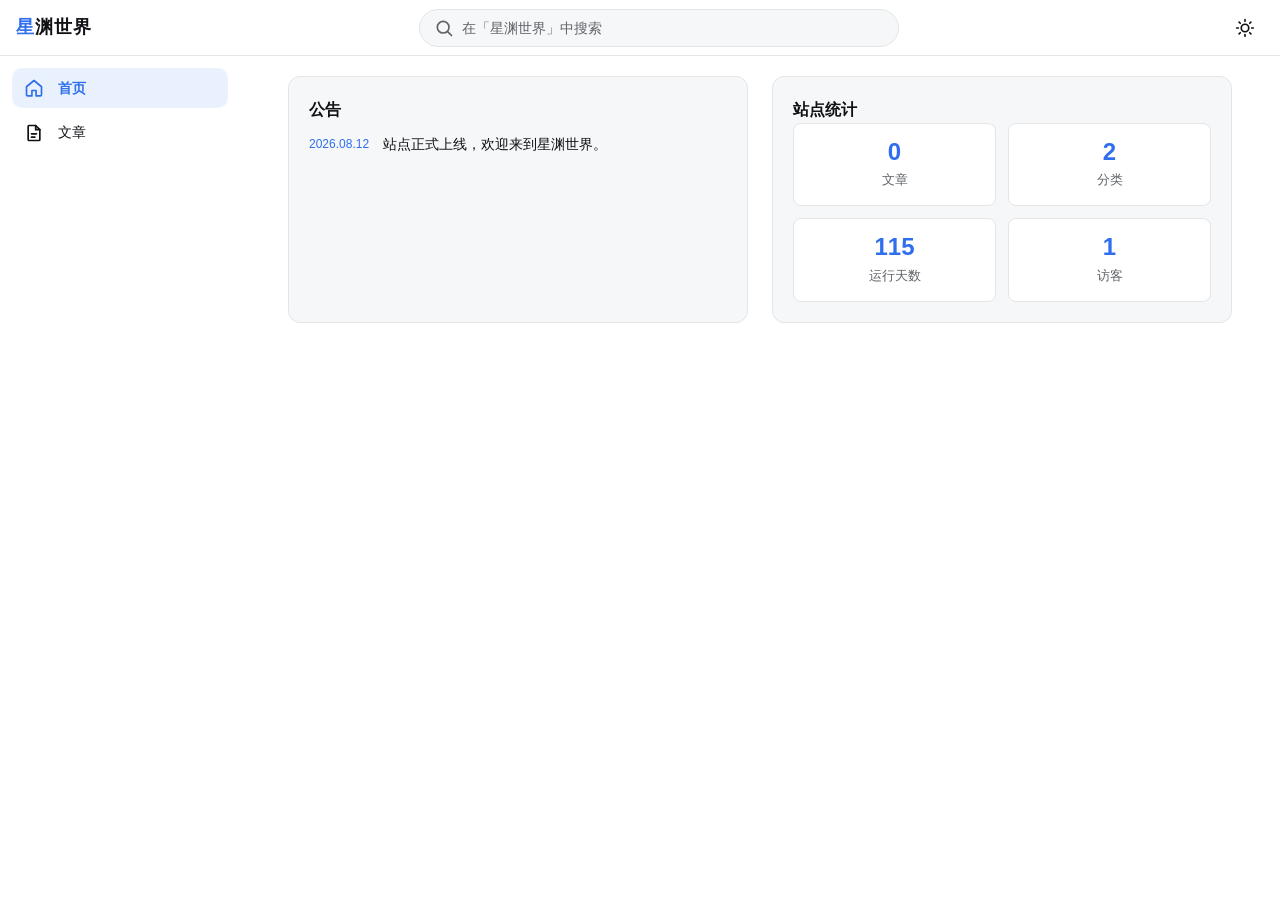
<file: index.html>
<!DOCTYPE html>
<html lang="zh-CN" data-theme="light">
<head>
  <meta charset="UTF-8">
  <meta name="viewport" content="width=device-width, initial-scale=1.0">
  <meta name="description" content="星渊世界 - 个人技术博客与随笔">
  <title>星渊世界</title>
  <link rel="stylesheet" href="assets/css/style.css">
</head>
<body>

  <!-- 顶部导航栏 -->
  <header class="site-header">
    <div class="header-left">
      <button class="icon-btn menu-toggle" id="menuToggle" aria-label="打开菜单" aria-expanded="false">
        <svg viewBox="0 0 24 24" class="icon"><path d="M3 6h18M3 12h18M3 18h18" stroke="currentColor" stroke-width="2" fill="none" stroke-linecap="round"/></svg>
      </button>
      <a href="index.html" class="logo">星渊世界</a>
    </div>

    <div class="header-center">
      <div class="search-box">
        <svg viewBox="0 0 24 24" class="icon"><circle cx="11" cy="11" r="7" stroke="currentColor" stroke-width="2" fill="none"/><path d="M21 21l-4.35-4.35" stroke="currentColor" stroke-width="2" fill="none" stroke-linecap="round"/></svg>
        <input type="search" id="searchInput" placeholder="在「星渊世界」中搜索" autocomplete="off">
      </div>
    </div>

    <div class="header-right">
      <button class="icon-btn" id="themeToggle" aria-label="切换深浅模式" title="切换深浅模式">
        <svg viewBox="0 0 24 24" class="icon icon-moon"><path d="M21 12.8A9 9 0 1 1 11.2 3a7 7 0 0 0 9.8 9.8z" stroke="currentColor" stroke-width="2" fill="none" stroke-linejoin="round"/></svg>
        <svg viewBox="0 0 24 24" class="icon icon-sun"><circle cx="12" cy="12" r="4.5" stroke="currentColor" stroke-width="2" fill="none"/><path d="M12 2v2M12 20v2M4.9 4.9l1.4 1.4M17.7 17.7l1.4 1.4M2 12h2M20 12h2M4.9 19.1l1.4-1.4M17.7 6.3l1.4-1.4" stroke="currentColor" stroke-width="2" fill="none" stroke-linecap="round"/></svg>
      </button>
    </div>
  </header>

  <div class="layout">

    <!-- 左侧边栏（导航由 assets/data/nav.js 渲染，可通过本地管理页 admin.html 编辑） -->
    <aside class="sidebar" id="sidebar">
      <nav class="sidebar-nav" id="sidebarNav"></nav>
    </aside>
    <div class="sidebar-overlay" id="sidebarOverlay"></div>

    <!-- 主内容区 -->
    <main class="content">

      <!-- 首页两栏栏目：左公告 / 右站点统计 -->
      <section class="two-col" aria-label="首页栏目">
        <div class="col">
          <h2 class="col-title">公告</h2>
          <ul class="list notice-list" id="noticeList"><!-- 公告内容由 assets/data/notice.js 渲染，本地修改该文件即可 --></ul>
        </div>

        <div class="col">
          <h2 class="col-title">站点统计</h2>
          <!-- 统计数据来自 assets/data/stats.js，可通过本地管理页 admin.html 编辑 -->
          <div class="stats" id="stats"></div>
        </div>
      </section>

    </main>
  </div>

  <script src="assets/data/nav.js"></script>
  <script src="assets/data/notice.js"></script>
  <script src="assets/data/stats.js"></script>
  <script src="assets/js/main.js"></script>
</body>
</html>
</file>
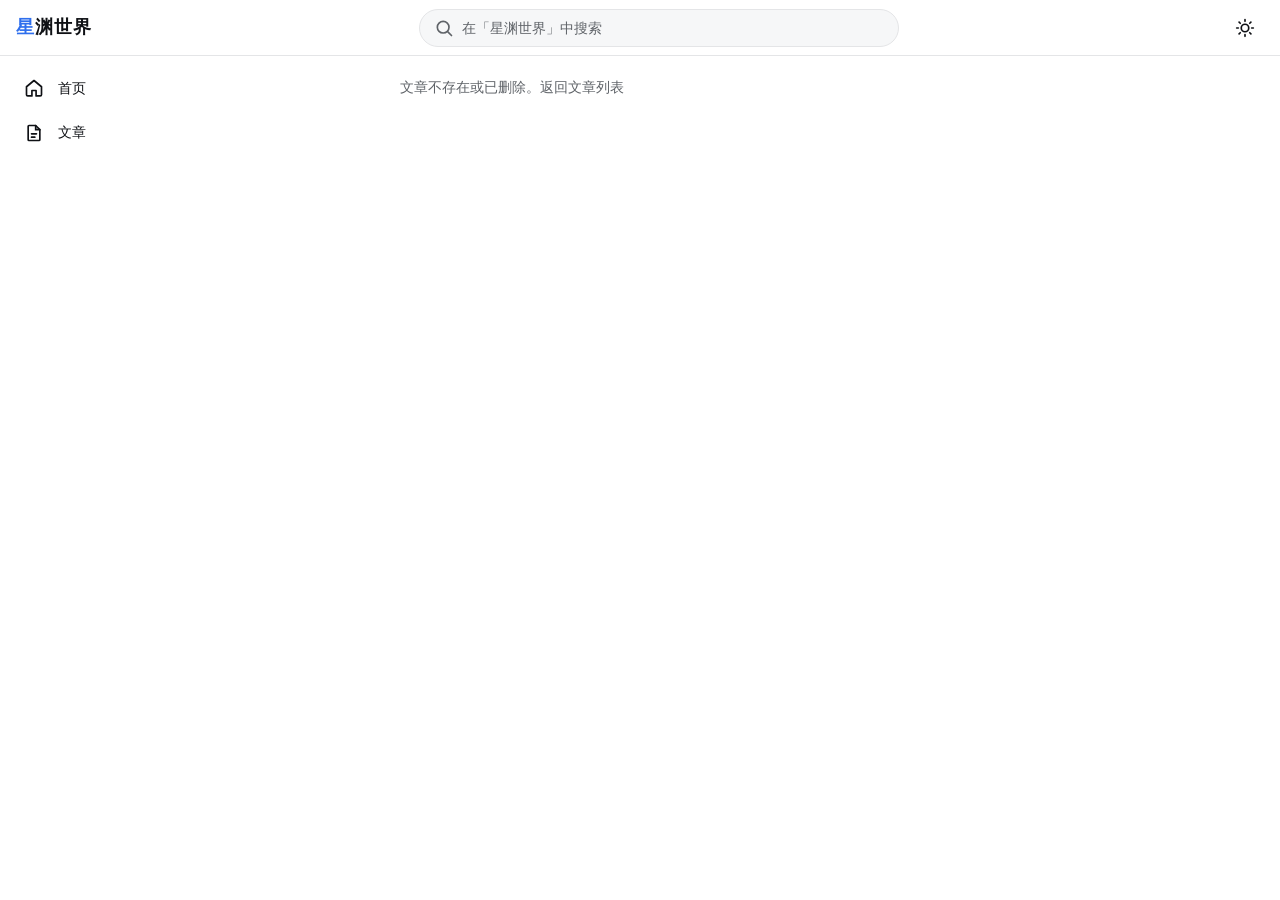
<file: article.html>
<!DOCTYPE html>
<html lang="zh-CN" data-theme="light">
<head>
  <meta charset="UTF-8">
  <meta name="viewport" content="width=device-width, initial-scale=1.0">
  <meta name="description" content="星渊世界 - 文章详情">
  <title>文章标题 - 星渊世界</title>
  <link rel="stylesheet" href="assets/css/style.css">
</head>
<body>

  <!-- 顶部导航栏（与首页一致） -->
  <header class="site-header">
    <div class="header-left">
      <button class="icon-btn menu-toggle" id="menuToggle" aria-label="打开菜单" aria-expanded="false">
        <svg viewBox="0 0 24 24" class="icon"><path d="M3 6h18M3 12h18M3 18h18" stroke="currentColor" stroke-width="2" fill="none" stroke-linecap="round"/></svg>
      </button>
      <a href="index.html" class="logo">星渊世界</a>
    </div>

    <div class="header-center">
      <div class="search-box">
        <svg viewBox="0 0 24 24" class="icon"><circle cx="11" cy="11" r="7" stroke="currentColor" stroke-width="2" fill="none"/><path d="M21 21l-4.35-4.35" stroke="currentColor" stroke-width="2" fill="none" stroke-linecap="round"/></svg>
        <input type="search" id="searchInput" placeholder="在「星渊世界」中搜索" autocomplete="off">
      </div>
    </div>

    <div class="header-right">
      <button class="icon-btn" id="themeToggle" aria-label="切换深浅模式" title="切换深浅模式">
        <svg viewBox="0 0 24 24" class="icon icon-moon"><path d="M21 12.8A9 9 0 1 1 11.2 3a7 7 0 0 0 9.8 9.8z" stroke="currentColor" stroke-width="2" fill="none" stroke-linejoin="round"/></svg>
        <svg viewBox="0 0 24 24" class="icon icon-sun"><circle cx="12" cy="12" r="4.5" stroke="currentColor" stroke-width="2" fill="none"/><path d="M12 2v2M12 20v2M4.9 4.9l1.4 1.4M17.7 17.7l1.4 1.4M2 12h2M20 12h2M4.9 19.1l1.4-1.4M17.7 6.3l1.4-1.4" stroke="currentColor" stroke-width="2" fill="none" stroke-linecap="round"/></svg>
      </button>
    </div>
  </header>

  <div class="layout">

    <!-- 左侧边栏（与首页一致，导航由 assets/data/nav.js 渲染） -->
    <aside class="sidebar" id="sidebar">
      <nav class="sidebar-nav" id="sidebarNav"></nav>
    </aside>
    <div class="sidebar-overlay" id="sidebarOverlay"></div>

    <!-- 文章正文区（根据 URL 参数 ?id= 动态渲染，数据来自 assets/data/articles.js） -->
    <main class="content article-content">
      <article class="article" id="articleBox"><!-- 由 main.js 渲染 --></article>
    </main>
  </div>

  <script src="assets/data/nav.js"></script>
  <script src="assets/data/articles.js"></script>
  <script src="assets/js/renderer.js"></script>
  <script src="assets/js/main.js"></script>
</body>
</html>
</file>
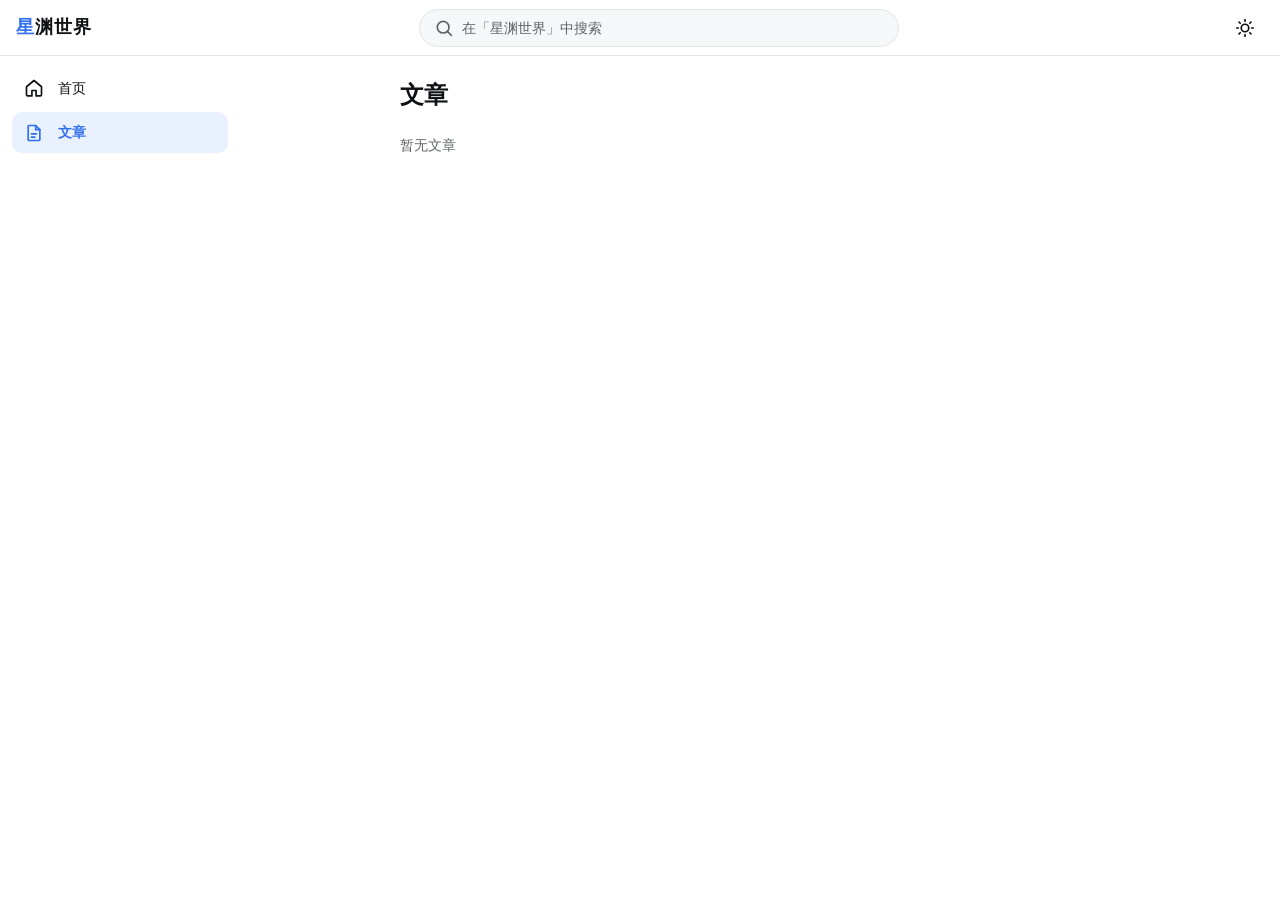
<file: articles.html>
<!DOCTYPE html>
<html lang="zh-CN" data-theme="light">
<head>
  <meta charset="UTF-8">
  <meta name="viewport" content="width=device-width, initial-scale=1.0">
  <meta name="description" content="星渊世界 - 文章列表">
  <title>文章 - 星渊世界</title>
  <link rel="stylesheet" href="assets/css/style.css">
</head>
<body class="page-articles">

  <!-- 顶部导航栏（与首页一致） -->
  <header class="site-header">
    <div class="header-left">
      <button class="icon-btn menu-toggle" id="menuToggle" aria-label="打开菜单" aria-expanded="false">
        <svg viewBox="0 0 24 24" class="icon"><path d="M3 6h18M3 12h18M3 18h18" stroke="currentColor" stroke-width="2" fill="none" stroke-linecap="round"/></svg>
      </button>
      <a href="index.html" class="logo">星渊世界</a>
    </div>

    <div class="header-center">
      <div class="search-box">
        <svg viewBox="0 0 24 24" class="icon"><circle cx="11" cy="11" r="7" stroke="currentColor" stroke-width="2" fill="none"/><path d="M21 21l-4.35-4.35" stroke="currentColor" stroke-width="2" fill="none" stroke-linecap="round"/></svg>
        <input type="search" id="searchInput" placeholder="在「星渊世界」中搜索" autocomplete="off">
      </div>
    </div>

    <div class="header-right">
      <button class="icon-btn" id="themeToggle" aria-label="切换深浅模式" title="切换深浅模式">
        <svg viewBox="0 0 24 24" class="icon icon-moon"><path d="M21 12.8A9 9 0 1 1 11.2 3a7 7 0 0 0 9.8 9.8z" stroke="currentColor" stroke-width="2" fill="none" stroke-linejoin="round"/></svg>
        <svg viewBox="0 0 24 24" class="icon icon-sun"><circle cx="12" cy="12" r="4.5" stroke="currentColor" stroke-width="2" fill="none"/><path d="M12 2v2M12 20v2M4.9 4.9l1.4 1.4M17.7 17.7l1.4 1.4M2 12h2M20 12h2M4.9 19.1l1.4-1.4M17.7 6.3l1.4-1.4" stroke="currentColor" stroke-width="2" fill="none" stroke-linecap="round"/></svg>
      </button>
    </div>
  </header>

  <div class="layout">

    <!-- 左侧边栏（与首页一致，导航由 assets/data/nav.js 渲染） -->
    <aside class="sidebar" id="sidebar">
      <nav class="sidebar-nav" id="sidebarNav"></nav>
    </aside>
    <div class="sidebar-overlay" id="sidebarOverlay"></div>

    <!-- 文章列表区 -->
    <main class="content">
      <section class="article-list-page">
        <h1 class="page-title">文章</h1>
        <div class="article-list" id="articleList"><!-- 文章列表由 assets/data/articles.js 渲染 --></div>
      </section>
    </main>
  </div>

  <script src="assets/data/nav.js"></script>
  <script src="assets/data/articles.js"></script>
  <script src="assets/js/main.js"></script>
</body>
</html>
</file>
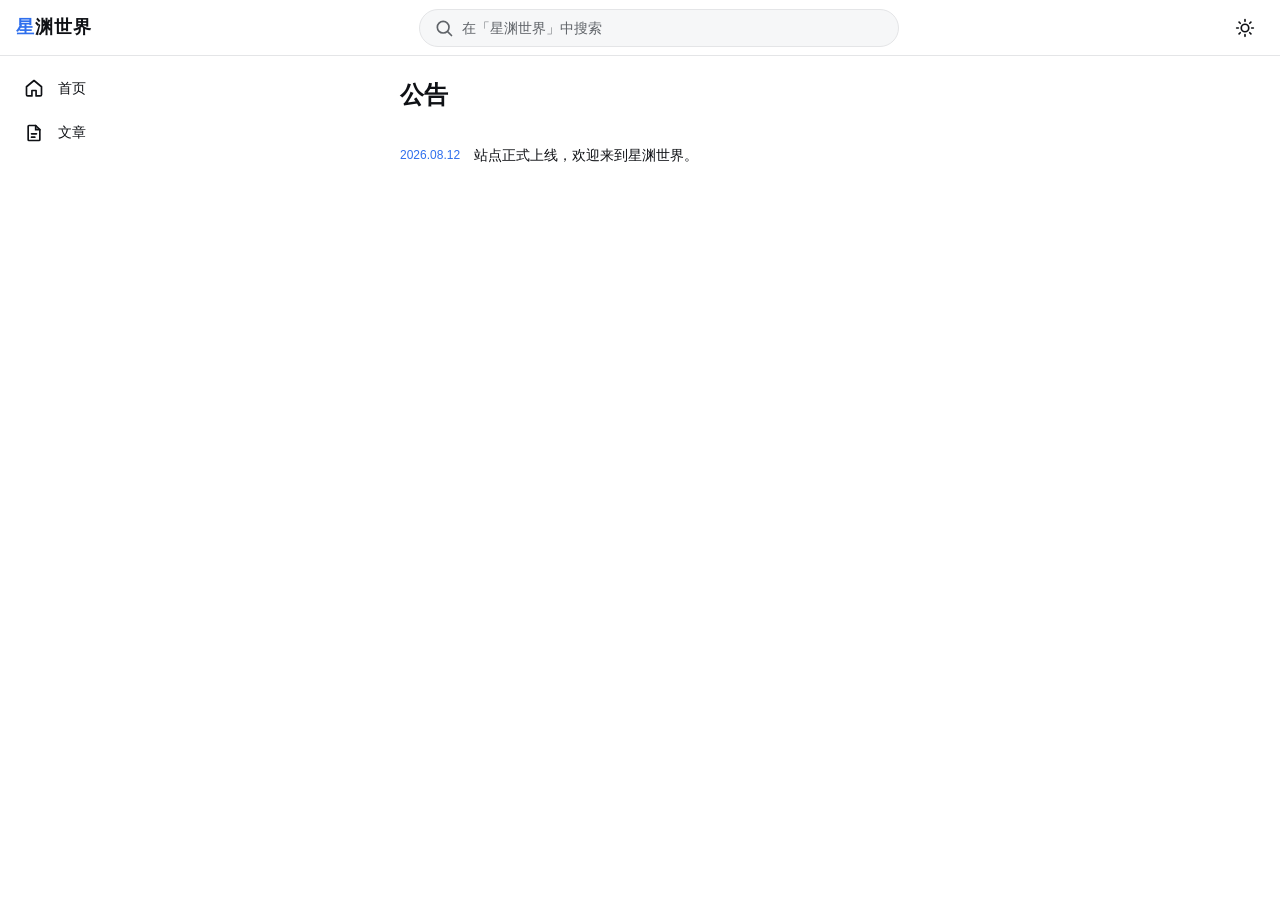
<file: notices.html>
<!DOCTYPE html>
<html lang="zh-CN" data-theme="light">
<head>
  <meta charset="UTF-8">
  <meta name="viewport" content="width=device-width, initial-scale=1.0">
  <meta name="description" content="星渊世界 - 公告列表">
  <title>公告 - 星渊世界</title>
  <link rel="stylesheet" href="assets/css/style.css">
</head>
<body class="page-notices">

  <!-- 顶部导航栏（与首页一致） -->
  <header class="site-header">
    <div class="header-left">
      <button class="icon-btn menu-toggle" id="menuToggle" aria-label="打开菜单" aria-expanded="false">
        <svg viewBox="0 0 24 24" class="icon"><path d="M3 6h18M3 12h18M3 18h18" stroke="currentColor" stroke-width="2" fill="none" stroke-linecap="round"/></svg>
      </button>
      <a href="index.html" class="logo">星渊世界</a>
    </div>

    <div class="header-center">
      <div class="search-box">
        <svg viewBox="0 0 24 24" class="icon"><circle cx="11" cy="11" r="7" stroke="currentColor" stroke-width="2" fill="none"/><path d="M21 21l-4.35-4.35" stroke="currentColor" stroke-width="2" fill="none" stroke-linecap="round"/></svg>
        <input type="search" id="searchInput" placeholder="在「星渊世界」中搜索" autocomplete="off">
      </div>
    </div>

    <div class="header-right">
      <button class="icon-btn" id="themeToggle" aria-label="切换深浅模式" title="切换深浅模式">
        <svg viewBox="0 0 24 24" class="icon icon-moon"><path d="M21 12.8A9 9 0 1 1 11.2 3a7 7 0 0 0 9.8 9.8z" stroke="currentColor" stroke-width="2" fill="none" stroke-linejoin="round"/></svg>
        <svg viewBox="0 0 24 24" class="icon icon-sun"><circle cx="12" cy="12" r="4.5" stroke="currentColor" stroke-width="2" fill="none"/><path d="M12 2v2M12 20v2M4.9 4.9l1.4 1.4M17.7 17.7l1.4 1.4M2 12h2M20 12h2M4.9 19.1l1.4-1.4M17.7 6.3l1.4-1.4" stroke="currentColor" stroke-width="2" fill="none" stroke-linecap="round"/></svg>
      </button>
    </div>
  </header>

  <div class="layout">

    <!-- 左侧边栏（与首页一致，导航由 assets/data/nav.js 渲染） -->
    <aside class="sidebar" id="sidebar">
      <nav class="sidebar-nav" id="sidebarNav"></nav>
    </aside>
    <div class="sidebar-overlay" id="sidebarOverlay"></div>

    <!-- 公告列表区 -->
    <main class="content">
      <section class="notice-page">
        <h1 class="page-title">公告</h1>
        <ul class="list notice-list" id="noticeList"><!-- 全部公告由 assets/data/notice.js 渲染 --></ul>
      </section>
    </main>
  </div>

  <script src="assets/data/nav.js"></script>
  <script src="assets/data/notice.js"></script>
  <script src="assets/js/main.js"></script>
</body>
</html>
</file>
<file: assets/css/style.css>
/* ============================================================
   星渊世界 - 全局样式
   简约设计 · 支持深浅模式 · 适配多种机型
   ============================================================ */

/* ---------- 主题变量 ---------- */
:root {
  --header-height: 56px;
  --sidebar-width: 240px;
  --radius: 12px;
  --transition: 0.2s ease;
}

/* 浅色主题 */
:root[data-theme="light"] {
  --bg: #ffffff;
  --bg-soft: #f6f7f8;
  --bg-hover: #e9eaeb;
  --surface: #ffffff;
  --border: #e4e5e7;
  --text: #0f1115;
  --text-secondary: #5f6368;
  --accent: #2f6fed;
  --accent-soft: #eaf1fe;
}

/* 深色主题 */
:root[data-theme="dark"] {
  --bg: #0f1115;
  --bg-soft: #17191e;
  --bg-hover: #2a2d34;
  --surface: #17191e;
  --border: #2a2d34;
  --text: #f1f3f5;
  --text-secondary: #9aa0a8;
  --accent: #5b8def;
  --accent-soft: #1d2b45;
}

/* ---------- 基础重置 ---------- */
* { margin: 0; padding: 0; box-sizing: border-box; }

html { scroll-behavior: smooth; }

body {
  font-family: -apple-system, BlinkMacSystemFont, "Segoe UI", "PingFang SC",
    "Hiragino Sans GB", "Microsoft YaHei", sans-serif;
  background: var(--bg);
  color: var(--text);
  line-height: 1.6;
  -webkit-font-smoothing: antialiased;
  transition: background var(--transition), color var(--transition);
}

a { color: inherit; text-decoration: none; }

.icon { width: 20px; height: 20px; flex-shrink: 0; }

/* ---------- 顶部导航栏 ---------- */
.site-header {
  position: fixed;
  top: 0; left: 0; right: 0;
  height: var(--header-height);
  display: flex;
  align-items: center;
  justify-content: space-between;
  gap: 16px;
  padding: 0 16px;
  background: var(--bg);
  border-bottom: 1px solid var(--border);
  z-index: 100;
  transition: background var(--transition);
}

.header-left,
.header-right {
  display: flex;
  align-items: center;
  gap: 8px;
}

.logo {
  font-size: 18px;
  font-weight: 700;
  letter-spacing: 1px;
  white-space: nowrap;
}

.logo::first-letter { color: var(--accent); }

.icon-btn {
  display: inline-flex;
  align-items: center;
  justify-content: center;
  width: 38px; height: 38px;
  border: none;
  border-radius: 50%;
  background: transparent;
  color: var(--text);
  cursor: pointer;
  transition: background var(--transition);
}

.icon-btn:hover { background: var(--bg-hover); }

/* 主题图标切换 */
#themeToggle .icon-moon { display: none; }
:root[data-theme="dark"] #themeToggle .icon-moon { display: inline; }
:root[data-theme="dark"] #themeToggle .icon-sun { display: none; }

/* 搜索框（居中） */
.header-center {
  flex: 1;
  max-width: 480px;
  display: flex;
  justify-content: center;
  margin: 0 auto;
}

.search-box {
  display: flex;
  align-items: center;
  gap: 8px;
  width: 100%;
  height: 38px;
  padding: 0 14px;
  border: 1px solid var(--border);
  border-radius: 999px;
  background: var(--bg-soft);
  color: var(--text-secondary);
  transition: border-color var(--transition), background var(--transition);
}

.search-box:focus-within { border-color: var(--accent); background: var(--surface); }

.search-box input {
  flex: 1;
  border: none;
  outline: none;
  background: transparent;
  color: var(--text);
  font-size: 14px;
}

.search-box input::placeholder { color: var(--text-secondary); }

/* ---------- 整体布局（YouTube 风格） ---------- */
.layout {
  display: flex;
  min-height: 100vh;
  padding-top: var(--header-height);
}

/* 左侧边栏 */
.sidebar {
  position: fixed;
  top: var(--header-height);
  bottom: 0;
  left: 0;
  width: var(--sidebar-width);
  padding: 12px 12px 20px;
  overflow-y: auto;
  background: var(--bg);
  z-index: 90;
  transition: transform var(--transition);
}

.sidebar-nav { display: flex; flex-direction: column; gap: 4px; }

.nav-item {
  display: flex;
  align-items: center;
  gap: 14px;
  padding: 9px 12px;
  border-radius: 10px;
  font-size: 14px;
  color: var(--text);
  transition: background var(--transition);
}

.nav-item:hover { background: var(--bg-hover); }
.nav-item.active { background: var(--accent-soft); color: var(--accent); font-weight: 600; }

/* 侧边栏遮罩（移动端抽屉） */
.sidebar-overlay {
  position: fixed;
  inset: 0;
  background: rgba(0, 0, 0, 0.4);
  opacity: 0;
  visibility: hidden;
  transition: opacity var(--transition);
  z-index: 85;
}

/* 主内容区 */
.content {
  flex: 1;
  margin-left: var(--sidebar-width);
  padding: 20px clamp(16px, 4vw, 48px) 60px;
  min-width: 0;
}

/* ---------- 首页栏目：左公告 / 右站点统计 ---------- */
.two-col {
  display: grid;
  grid-template-columns: repeat(2, 1fr);
  gap: 24px;
}

.col {
  background: var(--bg-soft);
  border: 1px solid var(--border);
  border-radius: var(--radius);
  padding: 20px;
}

.col-head {
  display: flex;
  align-items: center;
  justify-content: space-between;
  margin-bottom: 14px;
  padding-bottom: 10px;
  border-bottom: 1px solid var(--border);
}

.col-title {
  font-size: 16px;
  font-weight: 700;
}

.col-title-link:hover { color: var(--accent); }
.col-more { font-size: 12px; color: var(--text-secondary); }
.col-more:hover { color: var(--accent); }

.list { list-style: none; }

.list-item {
  display: flex;
  gap: 14px;
  padding: 10px 0;
  border-bottom: 1px dashed var(--border);
}

.list-item:last-child { border-bottom: none; }

.list-date {
  flex-shrink: 0;
  font-size: 12px;
  color: var(--accent);
  padding-top: 2px;
  white-space: nowrap;
}

.list-text {
  font-size: 14px;
  color: var(--text);
}

/* ---------- 站点统计 ---------- */
.stats {
  display: grid;
  grid-template-columns: repeat(2, 1fr);
  gap: 12px;
}

.stat-item {
  background: var(--bg);
  border: 1px solid var(--border);
  border-radius: 8px;
  padding: 14px 8px;
  text-align: center;
}

.stat-value {
  display: block;
  font-size: 24px;
  font-weight: 700;
  color: var(--accent);
  line-height: 1.2;
}

.stat-label {
  display: block;
  font-size: 13px;
  color: var(--text-secondary);
  margin-top: 4px;
}

/* ---------- 精选内容 ---------- */
.featured {
  margin-top: 32px;
}

.featured-title {
  font-size: 16px;
  font-weight: 700;
  margin-bottom: 14px;
  padding-bottom: 10px;
  border-bottom: 1px solid var(--border);
}

.featured-grid {
  display: grid;
  grid-template-columns: repeat(auto-fill, minmax(260px, 1fr));
  gap: 16px;
}

.featured-card {
  display: block;
  padding: 16px;
  background: var(--bg-soft);
  border: 1px solid var(--border);
  border-radius: var(--radius);
  transition: border-color var(--transition), transform var(--transition);
}

.featured-card:hover {
  border-color: var(--accent);
  transform: translateY(-2px);
}

.featured-title {
  display: block;
  font-size: 15px;
  font-weight: 600;
  margin-bottom: 6px;
}

.featured-desc {
  display: block;
  font-size: 13px;
  color: var(--text-secondary);
  line-height: 1.5;
}

.featured-empty {
  font-size: 14px;
  color: var(--text-secondary);
}

/* ---------- 公告列表页 ---------- */
.notice-page {
  max-width: 720px;
  margin: 0 auto;
}

.page-title {
  font-size: 24px;
  font-weight: 700;
  margin-bottom: 20px;
}

/* ---------- 文章列表页 ---------- */
.article-list-page {
  max-width: 720px;
  margin: 0 auto;
}

.article-list {
  display: flex;
  flex-direction: column;
  gap: 14px;
}

.article-card {
  display: block;
  padding: 18px 20px;
  background: var(--bg-soft);
  border: 1px solid var(--border);
  border-radius: var(--radius);
  transition: border-color var(--transition), transform var(--transition);
}

.article-card:hover {
  border-color: var(--accent);
  transform: translateY(-2px);
}

.article-card-head {
  display: flex;
  align-items: center;
  gap: 10px;
  margin-bottom: 8px;
}

.article-card-head time {
  font-size: 12px;
  color: var(--text-secondary);
}

.chip-mini {
  font-size: 12px;
  color: var(--accent);
  background: var(--accent-soft);
  padding: 1px 8px;
  border-radius: 999px;
}

.article-card-title {
  font-size: 17px;
  font-weight: 700;
  margin-bottom: 6px;
}

.article-card-summary {
  font-size: 13px;
  color: var(--text-secondary);
  line-height: 1.6;
}

/* ---------- 文章详情页 ---------- */
.article-content {
  display: flex;
  justify-content: center;
}

.article {
  max-width: 720px;
  width: 100%;
}

.article-header {
  margin-bottom: 28px;
  padding-bottom: 20px;
  border-bottom: 1px solid var(--border);
}

.article-title {
  font-size: clamp(24px, 4vw, 32px);
  font-weight: 700;
  line-height: 1.35;
  margin-bottom: 12px;
}

.article-meta {
  font-size: 13px;
  color: var(--text-secondary);
  display: flex;
  align-items: center;
  gap: 6px;
  flex-wrap: wrap;
}

.article-body { font-size: 16px; }

.article-body h2 {
  font-size: 22px;
  margin: 28px 0 12px;
}

.article-body h3 {
  font-size: 18px;
  margin: 22px 0 10px;
}

.article-body p { margin-bottom: 16px; }

.article-body blockquote {
  border-left: 3px solid var(--accent);
  background: var(--bg-soft);
  padding: 12px 16px;
  border-radius: 0 8px 8px 0;
  margin: 16px 0;
  color: var(--text-secondary);
}

/* 渲染器生成元素的样式 */
.article-body ul,
.article-body ol {
  margin: 0 0 16px;
  padding-left: 24px;
}

.article-body li { margin-bottom: 6px; }

.article-body pre {
  background: var(--bg-soft);
  border: 1px solid var(--border);
  border-radius: 8px;
  padding: 12px 14px;
  overflow-x: auto;
  font-size: 13px;
  line-height: 1.6;
  margin-bottom: 16px;
}

.article-body code {
  font-family: "SFMono-Regular", Consolas, "Liberation Mono", Menlo, monospace;
  background: var(--bg-soft);
  border-radius: 4px;
  padding: 1px 5px;
  font-size: 0.9em;
}

.article-body pre code { background: transparent; padding: 0; }
.article-body strong { font-weight: 700; }
.article-body em { font-style: italic; }
.article-body a { color: var(--accent); text-decoration: underline; }

/* ---------- 响应式 ---------- */
/* 平板：侧边栏改为抽屉 */
@media (max-width: 1024px) {
  .sidebar {
    transform: translateX(-100%);
    box-shadow: none;
    background: var(--surface);
  }

  .sidebar.open { transform: translateX(0); box-shadow: 0 0 24px rgba(0, 0, 0, 0.15); }

  .sidebar-overlay.show { opacity: 1; visibility: visible; }

  .content { margin-left: 0; }

  body.sidebar-open { overflow: hidden; }
}

/* 小屏：栏目改为单列 */
@media (max-width: 768px) {
  .two-col { grid-template-columns: 1fr; gap: 16px; }
}

/* 手机：搜索框隐藏 */
@media (max-width: 640px) {
  .header-center { display: none; }

  .content { padding-top: 16px; }
}

/* 桌面端：默认显示完整侧边栏，隐藏菜单按钮 */
@media (min-width: 1025px) {
  .menu-toggle { display: none; }
}
</file>
